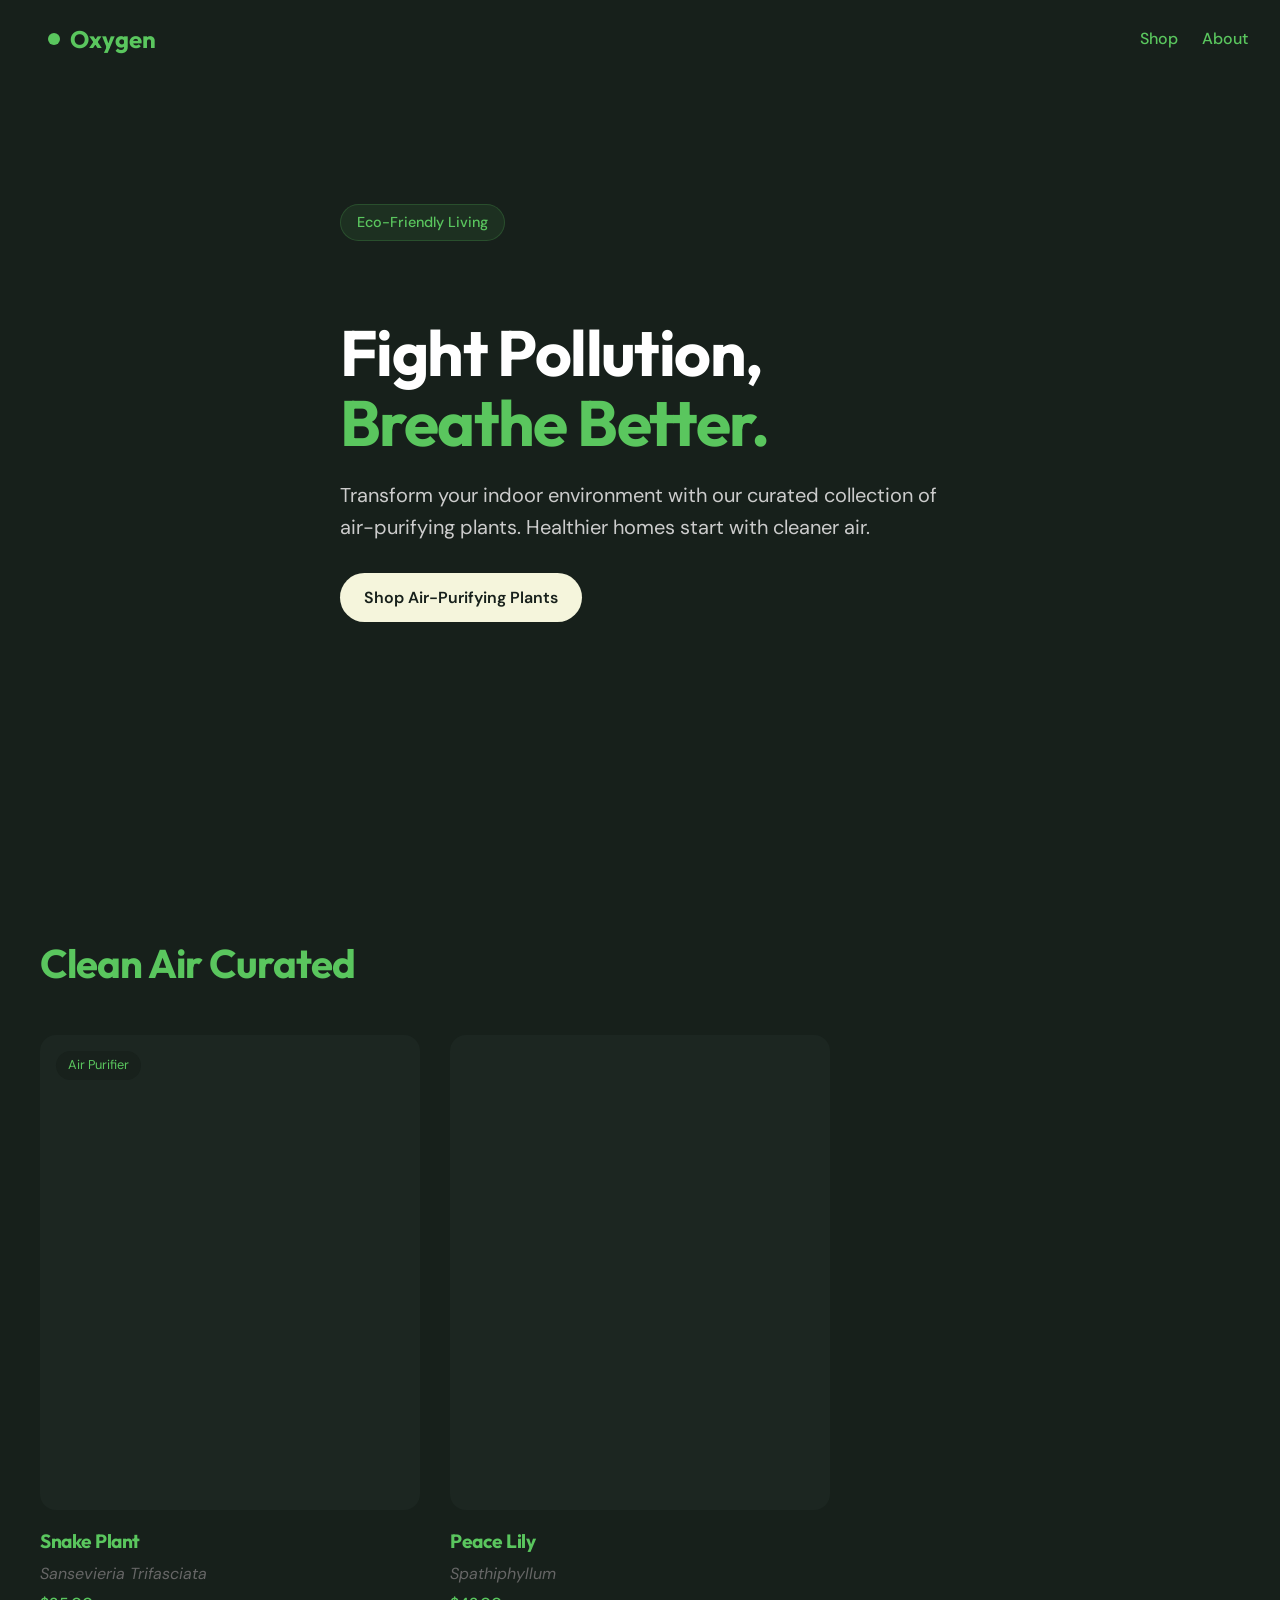
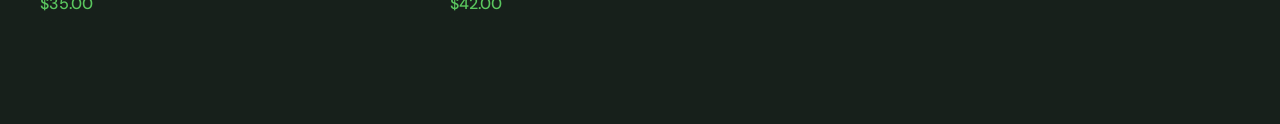
<file: shopify_handover/index.html>
<!DOCTYPE html>
<html lang="en">
<head>
    <meta charset="UTF-8">
    <meta name="viewport" content="width=device-width, initial-scale=1.0">
    <title>Oxygen - Shopify Reference</title>
    <link rel="stylesheet" href="theme.css">
    <!-- Fonts -->
    <link rel="preconnect" href="https://fonts.googleapis.com">
    <link rel="preconnect" href="https://fonts.gstatic.com" crossorigin>
    <link href="https://fonts.googleapis.com/css2?family=DM+Sans:wght@400;500&family=Outfit:wght@600;700&display=swap" rel="stylesheet">
    <style>
        /* Minimal layout CSS for this reference file */
        .container { max-width: 1200px; margin: 0 auto; padding: 0 20px; }
        .hero { position: relative; height: 90vh; display: flex; align-items: center; overflow: hidden; }
        .hero-content { position: relative; z-index: 10; max-width: 600px; }
        .hero h1 { font-size: 4rem; line-height: 1.1; margin-bottom: 20px; color: white; }
        .hero p { font-size: 1.25rem; color: #ccc; margin-bottom: 30px; }
        
        .grid { display: grid; grid-template-columns: repeat(auto-fill, minmax(300px, 1fr)); gap: 30px; }
        
        /* Glassmorphism Nav */
        nav { position: fixed; top: 0; width: 100%; padding: 20px 0; z-index: 100; }
        nav.scrolled { background: rgba(23, 32, 27, 0.9); backdrop-filter: blur(10px); border-bottom: 1px solid rgba(255,255,255,0.1); }
        .nav-inner { display: flex; justify-content: space-between; align-items: center; }
        .logo { font-family: 'Outfit'; font-weight: 700; font-size: 1.5rem; color: var(--color-foreground); display: flex; gap: 10px; align-items: center; text-decoration: none; }
        .dot { width: 12px; height: 12px; background: var(--color-foreground); border-radius: 50%; }
    </style>
</head>
<body>

    <!-- Navbar -->
    <nav>
        <div class="container nav-inner">
            <a href="#" class="logo"><span class="dot"></span> Oxygen</a>
            <div>
                <a href="#" style="color: var(--color-foreground); text-decoration: none; margin-left: 20px; font-weight: 500;">Shop</a>
                <a href="#" style="color: var(--color-foreground); text-decoration: none; margin-left: 20px; font-weight: 500;">About</a>
            </div>
        </div>
    </nav>

    <!-- Hero Section -->
    <section class="hero">
        <!-- Background would be the image -->
        <div style="position: absolute; inset: 0; background: #17201b; z-index: 0;"></div> 
        
        <div class="container">
            <div class="hero-content">
                <span style="display: inline-block; padding: 6px 16px; border-radius: 50px; background: rgba(90, 198, 94, 0.1); color: #5ac65e; border: 1px solid rgba(90, 198, 94, 0.2); margin-bottom: 24px; font-size: 0.9rem; font-weight: 500;">Eco-Friendly Living</span>
                <h1>Fight Pollution, <br><span style="color: #5ac65e">Breathe Better.</span></h1>
                <p>Transform your indoor environment with our curated collection of air-purifying plants. Healthier homes start with cleaner air.</p>
                <a href="#" class="button-primary">Shop Air-Purifying Plants</a>
            </div>
        </div>
    </section>

    <!-- Product Grid Section -->
    <section style="padding: 80px 0;">
        <div class="container">
            <h2 style="font-size: 2.5rem; margin-bottom: 40px;">Clean Air Curated</h2>
            
            <div class="grid">
                <!-- Product Card Mockup -->
                <div class="product-card">
                    <div class="product-card-image-container">
                        <!-- Image would go here -->
                        <div style="position: absolute; top: 16px; left: 16px; background: rgba(23, 32, 27, 0.8); color: #5ac65e; padding: 4px 12px; border-radius: 20px; font-size: 0.8rem;">Air Purifier</div>
                    </div>
                    <div style="padding: 16px 0;">
                        <h3 style="margin: 0; font-size: 1.2rem;">Snake Plant</h3>
                        <p style="margin: 4px 0; font-style: italic; color: #666;">Sansevieria Trifasciata</p>
                        <p style="margin: 4px 0; font-weight: 500;">$35.00</p>
                    </div>
                </div>
                
                <!-- Product Card Mockup -->
                <div class="product-card">
                    <div class="product-card-image-container"></div>
                    <div style="padding: 16px 0;">
                        <h3 style="margin: 0; font-size: 1.2rem;">Peace Lily</h3>
                        <p style="margin: 4px 0; font-style: italic; color: #666;">Spathiphyllum</p>
                        <p style="margin: 4px 0; font-weight: 500;">$42.00</p>
                    </div>
                </div>
            </div>
        </div>
    </section>

</body>
</html>
</file>
<file: shopify_handover/theme.css>
/* 
   Oxygen Theme - Design Tokens & Base Styles
   Use this file to configure your Shopify Theme's CSS or Liquid settings.
*/

:root {
  /* Color Palette */
  --color-background: #17201b; /* Dark Green/Black */
  --color-foreground: #5ac65e; /* Fresh Green */
  
  --color-card: #1c2621; /* Slightly lighter than background */
  --color-card-foreground: #5ac65e;
  
  --color-primary: #f5f5dc; /* Beige CTA */
  --color-primary-foreground: #17201b;
  
  --color-border: #26332b;
  
  /* Typography */
  --font-heading: 'Outfit', sans-serif;
  --font-body: 'DM Sans', sans-serif;
  
  /* Spacing & Layout */
  --radius-sm: 0.5rem;  /* 8px */
  --radius-md: 0.75rem; /* 12px */
  --radius-lg: 1rem;    /* 16px */
  --radius-xl: 1.5rem;  /* 24px */
}

/* Base Typography */
body {
  background-color: var(--color-background);
  color: var(--color-foreground);
  font-family: var(--font-body);
  line-height: 1.6;
}

h1, h2, h3, h4, h5, h6 {
  font-family: var(--font-heading);
  font-weight: 700;
  letter-spacing: -0.025em;
  color: var(--color-foreground); /* Or White for hero sections */
}

/* Button Component Style */
.button-primary {
  background-color: var(--color-primary);
  color: var(--color-primary-foreground);
  border-radius: 9999px; /* Full Pill */
  padding: 0.75rem 1.5rem;
  font-weight: 600;
  text-decoration: none;
  display: inline-flex;
  align-items: center;
  justify-content: center;
  transition: background-color 0.2s ease;
}

.button-primary:hover {
  background-color: #ffffff;
}

/* Card Component Style */
.product-card {
  background-color: transparent;
  border: none;
  overflow: hidden;
}

.product-card-image-container {
  background-color: var(--color-card);
  border-radius: var(--radius-lg);
  overflow: hidden;
  position: relative;
  aspect-ratio: 4/5;
}
</file>
